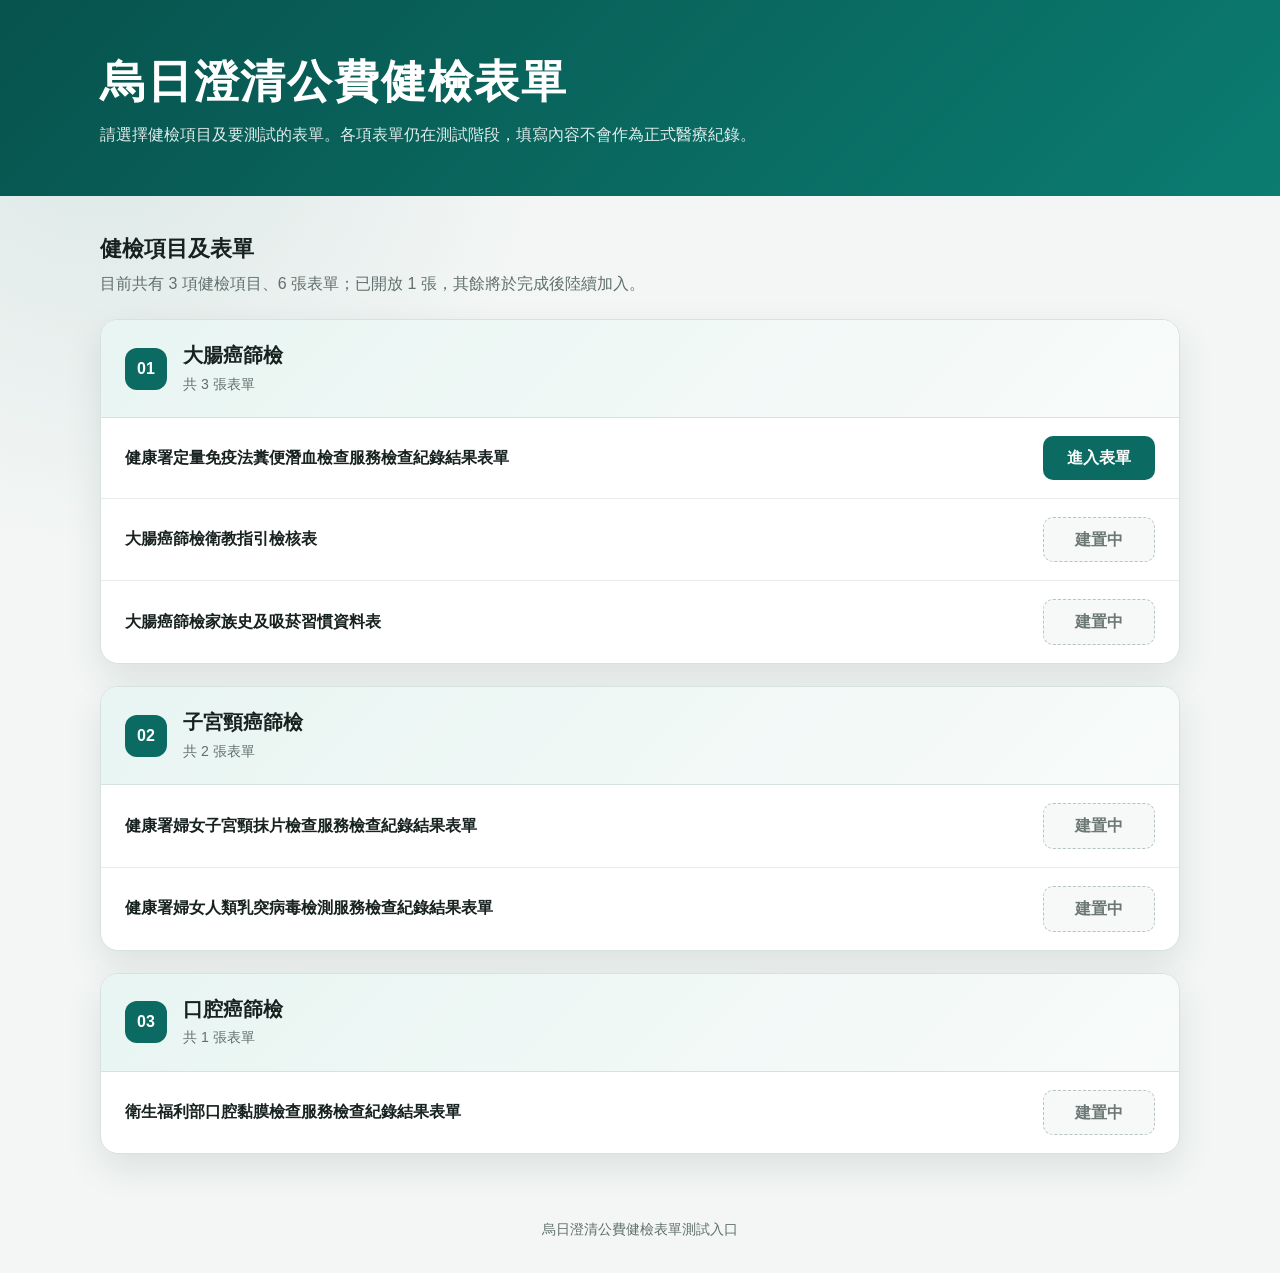
<file: index.html>
<!doctype html>
<html lang="zh-Hant">
<head>
  <meta charset="utf-8">
  <meta name="viewport" content="width=device-width, initial-scale=1">
  <meta name="description" content="烏日澄清公費健檢表單測試入口，提供夥伴進入各項健檢表單進行測試。">
  <title>烏日澄清公費健檢表單｜測試入口</title>
  <link rel="stylesheet" href="./assets/css/base.css">
  <link rel="stylesheet" href="./assets/css/portal.css">
</head>
<body>
  <header class="page-header">
    <div class="header-inner">
      <h1>烏日澄清公費健檢表單</h1>
      <p class="header-description">請選擇健檢項目及要測試的表單。各項表單仍在測試階段，填寫內容不會作為正式醫療紀錄。</p>
    </div>
  </header>

  <main>
    <section aria-labelledby="form-list-title">
      <div class="section-heading">
        <h2 id="form-list-title">健檢項目及表單</h2>
        <p>目前共有 3 項健檢項目、6 張表單；已開放 1 張，其餘將於完成後陸續加入。</p>
      </div>

      <div class="screening-list">
        <article class="screening-card">
          <header class="screening-card__header">
            <span class="screening-card__number" aria-hidden="true">01</span>
            <div>
              <h3>大腸癌篩檢</h3>
              <p class="screening-card__count">共 3 張表單</p>
            </div>
          </header>
          <ul class="form-list">
            <li class="form-item">
              <p class="form-item__title">健康署定量免疫法糞便潛血檢查服務檢查紀錄結果表單</p>
              <a class="form-item__action" href="./iFOBT_1.html">進入表單</a>
            </li>
            <li class="form-item">
              <p class="form-item__title">大腸癌篩檢衛教指引檢核表</p>
              <span class="form-item__status">建置中</span>
            </li>
            <li class="form-item">
              <p class="form-item__title">大腸癌篩檢家族史及吸菸習慣資料表</p>
              <span class="form-item__status">建置中</span>
            </li>
          </ul>
        </article>

        <article class="screening-card">
          <header class="screening-card__header">
            <span class="screening-card__number" aria-hidden="true">02</span>
            <div>
              <h3>子宮頸癌篩檢</h3>
              <p class="screening-card__count">共 2 張表單</p>
            </div>
          </header>
          <ul class="form-list">
            <li class="form-item">
              <p class="form-item__title">健康署婦女子宮頸抹片檢查服務檢查紀錄結果表單</p>
              <span class="form-item__status">建置中</span>
            </li>
            <li class="form-item">
              <p class="form-item__title">健康署婦女人類乳突病毒檢測服務檢查紀錄結果表單</p>
              <span class="form-item__status">建置中</span>
            </li>
          </ul>
        </article>

        <article class="screening-card">
          <header class="screening-card__header">
            <span class="screening-card__number" aria-hidden="true">03</span>
            <div>
              <h3>口腔癌篩檢</h3>
              <p class="screening-card__count">共 1 張表單</p>
            </div>
          </header>
          <ul class="form-list">
            <li class="form-item">
              <p class="form-item__title">衛生福利部口腔黏膜檢查服務檢查紀錄結果表單</p>
              <span class="form-item__status">建置中</span>
            </li>
          </ul>
        </article>
      </div>
    </section>
  </main>

  <footer>烏日澄清公費健檢表單測試入口</footer>
</body>
</html>
</file>
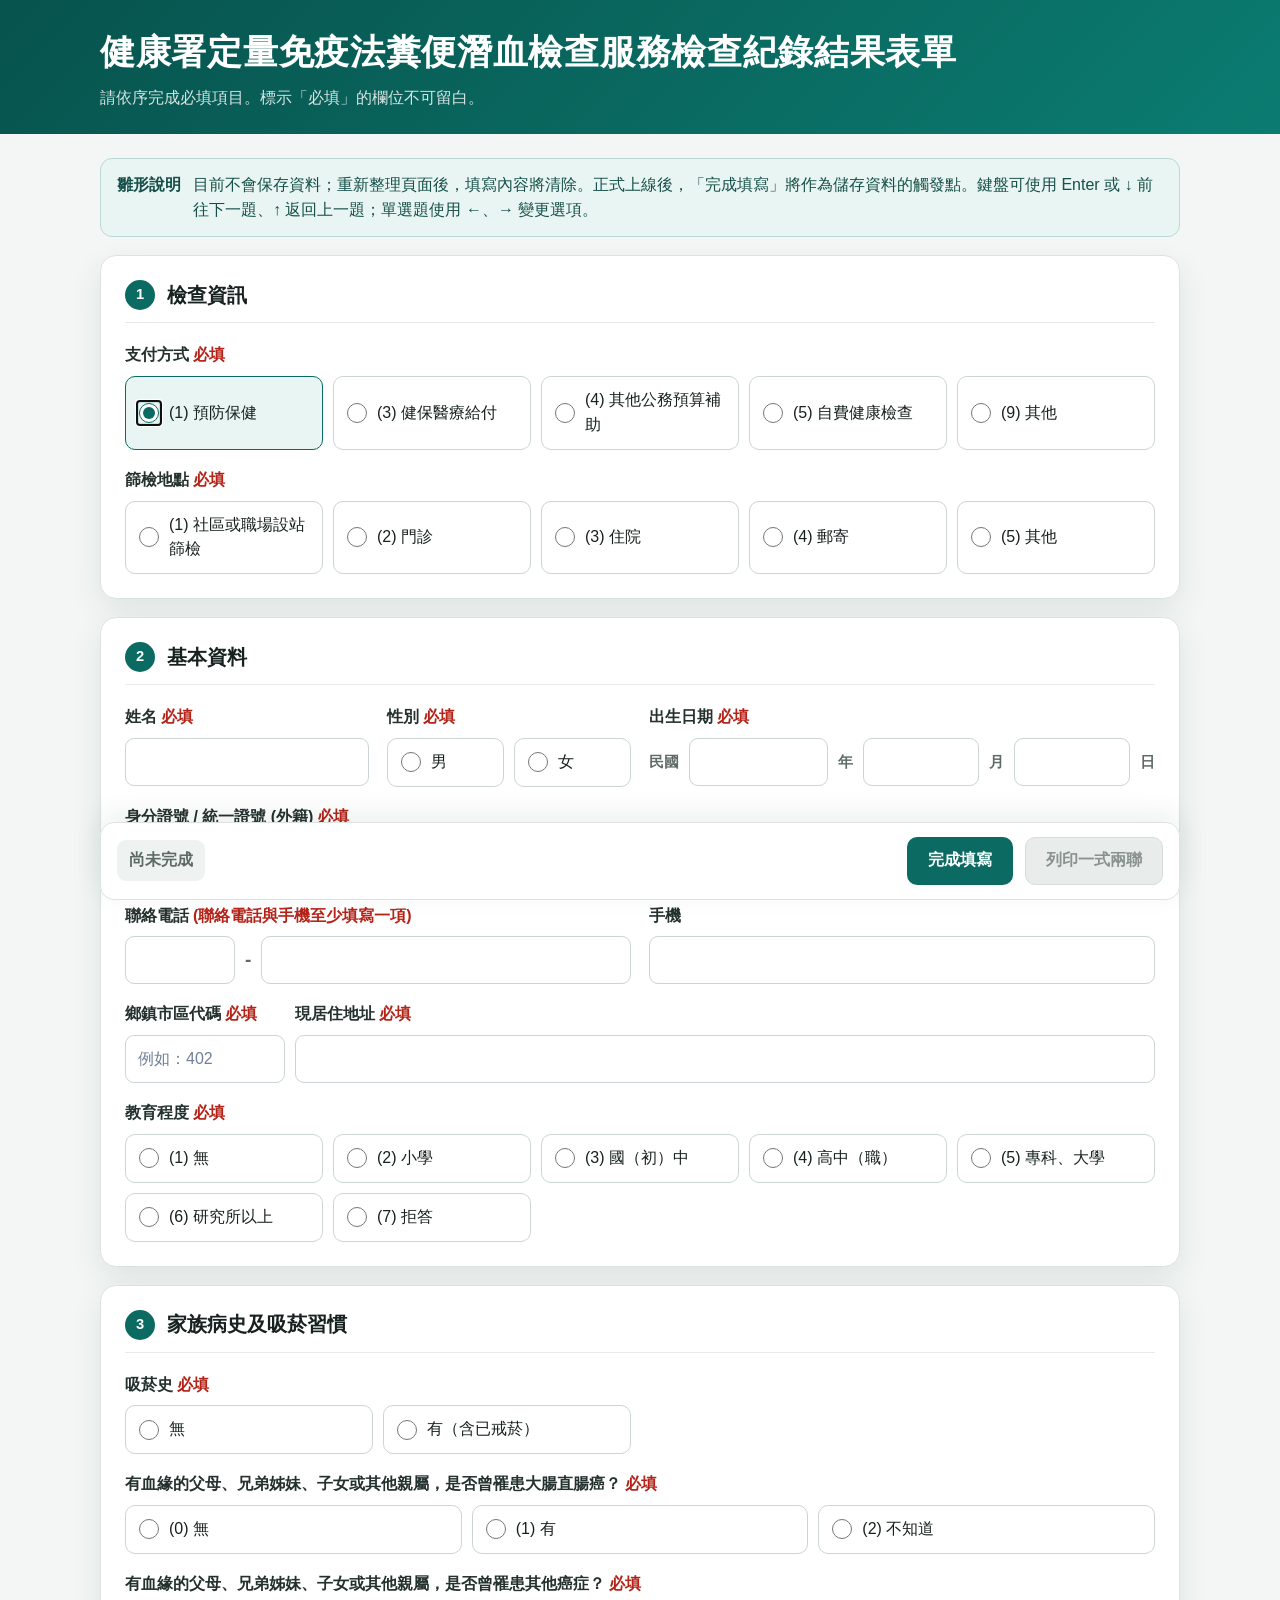
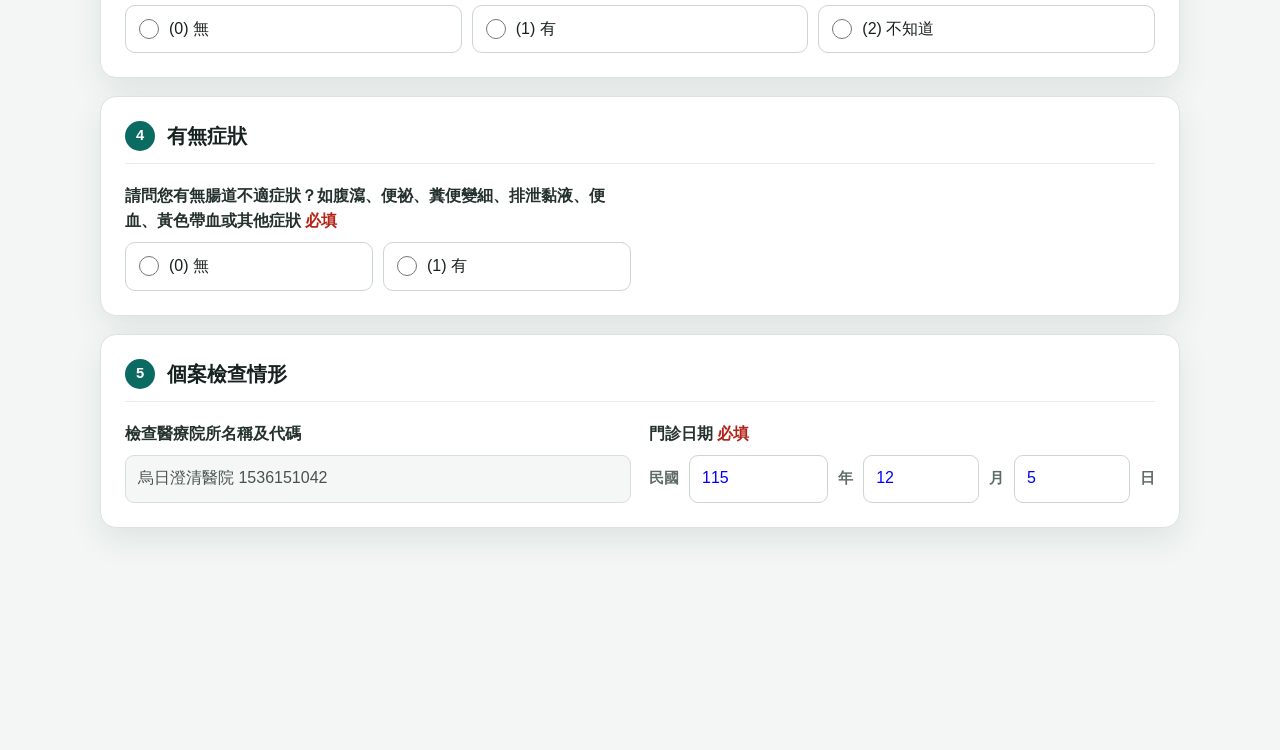
<file: iFOBT_1.html>
<!doctype html>
<html lang="zh-Hant">
<head>
  <meta charset="utf-8">
  <meta name="viewport" content="width=device-width, initial-scale=1">
  <title>定量免疫法糞便潛血檢查服務檢查紀錄結果表單</title>
  <link rel="stylesheet" href="./assets/css/base.css">
  <link rel="stylesheet" href="./assets/css/form.css">
  <link rel="stylesheet" href="./assets/css/print.css">
</head>
<body>
  <main class="screen-app">
    <header class="app-header">
      <div class="app-header__inner">
        <h1>健康署定量免疫法糞便潛血檢查服務檢查紀錄結果表單</h1>
        <p>請依序完成必填項目。標示「必填」的欄位不可留白。</p>
      </div>
    </header>

    <form id="ifobtForm" class="form-shell" data-form-type="ifobt" data-form-version="114.01" novalidate>
      <div class="notice" role="note">
        <strong>雛形說明</strong>
        <span>目前不會保存資料；重新整理頁面後，填寫內容將清除。正式上線後，「完成填寫」將作為儲存資料的觸發點。鍵盤可使用 Enter 或 ↓ 前往下一題、↑ 返回上一題；單選題使用 ←、→ 變更選項。</span>
      </div>

      <section class="form-section" aria-labelledby="section-method">
        <h2 id="section-method" class="section-heading"><span class="section-number">1</span>檢查資訊</h2>
        <div class="field-grid">
          <fieldset class="field" data-field="paymentMethod">
            <legend>支付方式<span class="required-mark">必填</span></legend>
            <div class="option-grid">
              <label class="option-card"><input type="radio" name="paymentMethod" value="1" checked><span>(1) 預防保健</span></label>
              <label class="option-card"><input type="radio" name="paymentMethod" value="3"><span>(3) 健保醫療給付</span></label>
              <label class="option-card"><input type="radio" name="paymentMethod" value="4"><span>(4) 其他公務預算補助</span></label>
              <label class="option-card"><input type="radio" name="paymentMethod" value="5"><span>(5) 自費健康檢查</span></label>
              <label class="option-card"><input type="radio" name="paymentMethod" value="9"><span>(9) 其他</span></label>
            </div>
            <p class="field-error" aria-live="polite"></p>
          </fieldset>

          <fieldset class="field" data-field="screeningLocation">
            <legend>篩檢地點<span class="required-mark">必填</span></legend>
            <div class="option-grid">
              <label class="option-card"><input type="radio" name="screeningLocation" value="1"><span>(1) 社區或職場設站篩檢</span></label>
              <label class="option-card"><input type="radio" name="screeningLocation" value="2"><span>(2) 門診</span></label>
              <label class="option-card"><input type="radio" name="screeningLocation" value="3"><span>(3) 住院</span></label>
              <label class="option-card"><input type="radio" name="screeningLocation" value="4"><span>(4) 郵寄</span></label>
              <label class="option-card"><input type="radio" name="screeningLocation" value="5"><span>(5) 其他</span></label>
            </div>
            <p class="field-error" aria-live="polite"></p>
          </fieldset>
        </div>
      </section>

      <section class="form-section" aria-labelledby="section-basic">
        <h2 id="section-basic" class="section-heading"><span class="section-number">2</span>基本資料</h2>
        <div class="field-grid">
          <div class="field basic-name" data-field="fullName">
            <label class="field-label" for="fullName">姓名<span class="required-mark">必填</span></label>
            <input id="fullName" name="fullName" type="text" autocomplete="name" maxlength="50">
            <p class="field-error" aria-live="polite"></p>
          </div>

          <fieldset class="field basic-gender" data-field="gender">
            <legend>性別<span class="required-mark">必填</span></legend>
            <div class="option-grid compact-options">
              <label class="option-card"><input type="radio" name="gender" value="M"><span>男</span></label>
              <label class="option-card"><input type="radio" name="gender" value="F"><span>女</span></label>
            </div>
            <p class="field-error" aria-live="polite"></p>
          </fieldset>

          <div class="field basic-birth" data-field="birthDate">
            <span class="field-label">出生日期<span class="required-mark">必填</span></span>
            <div class="date-row">
              <span class="date-unit">民國</span>
              <input id="birthYear" name="birthYear" type="text" inputmode="numeric" maxlength="3" autocomplete="bday-year" aria-label="出生日期民國年">
              <span class="date-unit">年</span>
              <input id="birthMonth" name="birthMonth" type="text" inputmode="numeric" maxlength="2" autocomplete="bday-month" aria-label="出生日期月份">
              <span class="date-unit">月</span>
              <input id="birthDay" name="birthDay" type="text" inputmode="numeric" maxlength="2" autocomplete="bday-day" aria-label="出生日期日期">
              <span class="date-unit">日</span>
            </div>
            <p class="field-error" aria-live="polite"></p>
          </div>

          <div class="field" data-field="identityNumber">
            <label class="field-label" for="identityNumber">身分證號 / 統一證號 (外籍)<span class="required-mark">必填</span></label>
            <div class="id-entry">
              <input id="identityNumber" class="id-native-input" name="identityNumber" type="text" maxlength="10" inputmode="text" autocapitalize="characters" autocomplete="off" aria-describedby="identityNumberError">
              <div id="identityBoxes" class="id-boxes" aria-hidden="true"></div>
            </div>
            <p id="identityNumberError" class="field-error" aria-live="polite"></p>
          </div>

          <div class="field half" data-field="phoneContact">
            <span class="field-label">聯絡電話<span class="required-mark">(聯絡電話與手機至少填寫一項)</span></span>
            <div class="phone-row">
              <input id="phoneArea" name="phoneArea" type="tel" inputmode="numeric" maxlength="3" autocomplete="tel-area-code" aria-label="區域碼">
              <span class="phone-separator" aria-hidden="true">-</span>
              <input id="phoneNumber" name="phoneNumber" type="tel" inputmode="numeric" maxlength="8" autocomplete="tel-local" aria-label="電話號碼">
            </div>
            <p class="field-error" aria-live="polite"></p>
          </div>

          <div class="field half" data-field="mobilePhone">
            <label class="field-label" for="mobilePhone">手機</label>
            <input id="mobilePhone" name="mobilePhone" type="tel" inputmode="numeric" maxlength="10" autocomplete="tel">
            <p class="field-error" aria-live="polite"></p>
          </div>

          <div class="address-row">
            <div class="field district-code" data-field="districtCode">
              <label class="field-label" for="districtCode">鄉鎮市區代碼<span class="required-mark">必填</span></label>
              <input id="districtCode" name="districtCode" type="text" inputmode="numeric" maxlength="6" placeholder="例如：402" autocomplete="postal-code">
              <p class="field-error" aria-live="polite"></p>
            </div>

            <div class="field address-field" data-field="address">
              <label class="field-label" for="address">現居住地址<span class="required-mark">必填</span></label>
              <input id="address" name="address" type="text" maxlength="180" autocomplete="street-address">
              <p class="field-error" aria-live="polite"></p>
            </div>
          </div>

          <fieldset class="field" data-field="education">
            <legend>教育程度<span class="required-mark">必填</span></legend>
            <div class="option-grid">
              <label class="option-card"><input type="radio" name="education" value="1"><span>(1) 無</span></label>
              <label class="option-card"><input type="radio" name="education" value="2"><span>(2) 小學</span></label>
              <label class="option-card"><input type="radio" name="education" value="3"><span>(3) 國（初）中</span></label>
              <label class="option-card"><input type="radio" name="education" value="4"><span>(4) 高中（職）</span></label>
              <label class="option-card"><input type="radio" name="education" value="5"><span>(5) 專科、大學</span></label>
              <label class="option-card"><input type="radio" name="education" value="6"><span>(6) 研究所以上</span></label>
              <label class="option-card"><input type="radio" name="education" value="7"><span>(7) 拒答</span></label>
            </div>
            <p class="field-error" aria-live="polite"></p>
          </fieldset>
        </div>
      </section>

      <section class="form-section" aria-labelledby="section-history">
        <h2 id="section-history" class="section-heading"><span class="section-number">3</span>家族病史及吸菸習慣</h2>
        <div class="field-grid">
          <fieldset class="field half" data-field="smokingHistory">
            <legend>吸菸史<span class="required-mark">必填</span></legend>
            <div class="option-grid">
              <label class="option-card"><input type="radio" name="smokingHistory" value="0"><span>無</span></label>
              <label class="option-card"><input type="radio" name="smokingHistory" value="1"><span>有（含已戒菸）</span></label>
            </div>
            <p class="field-error" aria-live="polite"></p>
          </fieldset>

          <div id="smokingAgeField" class="field half conditional-field" data-field="smokingStartAge" hidden>
            <label class="field-label" for="smokingStartAge">開始吸菸年齡<span class="required-mark">必填</span></label>
            <input id="smokingStartAge" name="smokingStartAge" type="text" inputmode="numeric" maxlength="3">
            <p class="field-error" aria-live="polite"></p>
          </div>

          <fieldset class="field" data-field="colorectalFamilyHistory">
            <legend>有血緣的父母、兄弟姊妹、子女或其他親屬，是否曾罹患大腸直腸癌？<span class="required-mark">必填</span></legend>
            <div class="option-grid">
              <label class="option-card"><input type="radio" name="colorectalFamilyHistory" value="0"><span>(0) 無</span></label>
              <label class="option-card"><input type="radio" name="colorectalFamilyHistory" value="1"><span>(1) 有</span></label>
              <label class="option-card"><input type="radio" name="colorectalFamilyHistory" value="2"><span>(2) 不知道</span></label>
            </div>
            <p class="field-error" aria-live="polite"></p>
          </fieldset>

          <fieldset class="field" data-field="otherCancerFamilyHistory">
            <legend>有血緣的父母、兄弟姊妹、子女或其他親屬，是否曾罹患其他癌症？<span class="required-mark">必填</span></legend>
            <div class="option-grid">
              <label class="option-card"><input type="radio" name="otherCancerFamilyHistory" value="0"><span>(0) 無</span></label>
              <label class="option-card"><input type="radio" name="otherCancerFamilyHistory" value="1"><span>(1) 有</span></label>
              <label class="option-card"><input type="radio" name="otherCancerFamilyHistory" value="2"><span>(2) 不知道</span></label>
            </div>
            <p class="field-error" aria-live="polite"></p>
          </fieldset>
        </div>
      </section>

      <section class="form-section" aria-labelledby="section-symptoms">
        <h2 id="section-symptoms" class="section-heading"><span class="section-number">4</span>有無症狀</h2>
        <div class="field-grid">
          <fieldset class="field half" data-field="hasSymptoms">
            <legend>請問您有無腸道不適症狀？如腹瀉、便祕、糞便變細、排泄黏液、便血、黃色帶血或其他症狀<span class="required-mark">必填</span></legend>
            <div class="option-grid">
              <label class="option-card"><input type="radio" name="hasSymptoms" value="0"><span>(0) 無</span></label>
              <label class="option-card"><input type="radio" name="hasSymptoms" value="1"><span>(1) 有</span></label>
            </div>
            <p class="field-error" aria-live="polite"></p>
          </fieldset>
        </div>
      </section>

      <section class="form-section" aria-labelledby="section-case">
        <h2 id="section-case" class="section-heading"><span class="section-number">5</span>個案檢查情形</h2>
        <div class="field-grid">
          <div class="field half">
            <span class="field-label">檢查醫療院所名稱及代碼</span>
            <div id="institutionDisplay" class="readonly-value" aria-readonly="true"></div>
          </div>

          <div class="field half" data-field="visitDate">
            <span class="field-label">門診日期<span class="required-mark">必填</span></span>
            <div class="date-row">
              <span class="date-unit">民國</span>
              <input id="visitYear" name="visitYear" type="text" inputmode="numeric" maxlength="3" aria-label="門診日期民國年">
              <span class="date-unit">年</span>
              <input id="visitMonth" name="visitMonth" type="text" inputmode="numeric" maxlength="2" aria-label="門診日期月份">
              <span class="date-unit">月</span>
              <input id="visitDay" name="visitDay" type="text" inputmode="numeric" maxlength="2" aria-label="門診日期日期">
              <span class="date-unit">日</span>
            </div>
            <p class="field-error" aria-live="polite"></p>
          </div>
        </div>
      </section>

      <div class="action-bar">
        <div class="status-group">
          <div id="completionStatus" class="completion-status" role="status">尚未完成</div>
          <div id="validationMessage" class="validation-message" role="alert" aria-live="assertive"></div>
        </div>
        <button id="completeButton" class="btn btn-primary" type="button">完成填寫</button>
        <button id="printButton" class="btn btn-secondary desktop-print" type="button" disabled>列印一式兩聯</button>
      </div>
    </form>
  </main>

  <div id="printRoot" class="print-root" aria-hidden="true"></div>

  <script src="./assets/js/core/app-config.js" defer></script>
  <script src="./assets/js/core/http-client.js" defer></script>
  <script src="./assets/js/core/form-runtime.js" defer></script>
  <script src="./assets/js/adapters/offline-form-adapter.js" defer></script>
  <script src="./assets/js/services/form-service.js" defer></script>
  <script src="./assets/js/forms/ifobt.js" defer></script>
</body>
</html>
</file>
<file: assets/css/base.css>
:root {
  color-scheme: light;
  --primary: #0b6b63;
  --primary-dark: #07534d;
  --primary-soft: #e8f5f2;
  --border: #cbd5d1;
  --text: #17211f;
  --muted: #5e6a67;
  --surface: #ffffff;
  --page: #f3f6f5;
  --danger: #b42318;
  --danger-soft: #fff1f0;
  --success: #176b43;
  --success-soft: #eaf7ef;
  --input-text: #0000ff;
  --shadow: 0 12px 32px rgba(20, 52, 47, 0.09);
  font-family: "Microsoft JhengHei", "Noto Sans TC", sans-serif;
}

* {
  box-sizing: border-box;
}

html {
  scroll-behavior: smooth;
}

body {
  margin: 0;
  color: var(--text);
}

button,
input,
textarea {
  font: inherit;
}

button,
label,
input,
textarea {
  -webkit-tap-highlight-color: transparent;
}
</file>
<file: assets/css/portal.css>
:root {
  --muted: #60706c;
  --border: #d7e1de;
  --shadow: 0 14px 36px rgba(20, 52, 47, 0.1);
}

body {
  min-height: 100vh;
  background:
    radial-gradient(circle at 8% 8%, rgba(11, 107, 99, 0.1), transparent 28rem),
    var(--page);
  line-height: 1.6;
}

.page-header {
  padding: 52px 20px 48px;
  color: #ffffff;
  background: linear-gradient(135deg, var(--primary-dark), #0b7c71);
}

.header-inner,
main {
  width: min(1080px, calc(100% - 32px));
  margin: 0 auto;
}

h1 {
  margin: 0;
  font-size: clamp(1.8rem, 5vw, 2.8rem);
  line-height: 1.3;
  letter-spacing: 0.04em;
}

.header-description {
  max-width: 680px;
  margin: 12px 0 0;
  color: rgba(255, 255, 255, 0.88);
  font-size: 1rem;
}

main {
  padding: 36px 0 64px;
}

.section-heading {
  margin-bottom: 22px;
}

.section-heading h2 {
  margin: 0;
  font-size: 1.35rem;
}

.section-heading p {
  margin: 5px 0 0;
  color: var(--muted);
}

.screening-list {
  display: grid;
  gap: 22px;
}

.screening-card {
  border: 1px solid var(--border);
  border-radius: 18px;
  overflow: hidden;
  background: var(--surface);
  box-shadow: var(--shadow);
}

.screening-card__header {
  display: flex;
  gap: 16px;
  align-items: center;
  padding: 22px 24px;
  border-bottom: 1px solid var(--border);
  background: linear-gradient(135deg, var(--primary-soft), #f8fbfa);
}

.screening-card__number {
  display: grid;
  flex: 0 0 42px;
  width: 42px;
  height: 42px;
  place-items: center;
  border-radius: 12px;
  color: #ffffff;
  background: var(--primary);
  font-weight: 700;
}

.screening-card h3 {
  margin: 0;
  font-size: 1.24rem;
  line-height: 1.4;
}

.screening-card__count {
  margin: 3px 0 0;
  color: var(--muted);
  font-size: 0.88rem;
}

.form-list {
  margin: 0;
  padding: 0;
  list-style: none;
}

.form-item {
  display: grid;
  grid-template-columns: minmax(0, 1fr) auto;
  gap: 20px;
  align-items: center;
  padding: 18px 24px;
}

.form-item + .form-item {
  border-top: 1px solid #e7ecea;
}

.form-item__title {
  margin: 0;
  font-weight: 700;
  line-height: 1.55;
}

.form-item__action {
  display: inline-flex;
  min-width: 112px;
  min-height: 42px;
  align-items: center;
  justify-content: center;
  padding: 9px 16px;
  border-radius: 10px;
  color: #ffffff;
  background: var(--primary);
  font-weight: 700;
  white-space: nowrap;
  text-decoration: none;
  transition: background 0.18s ease, transform 0.18s ease;
}

.form-item__action:hover {
  background: var(--primary-dark);
  transform: translateY(-1px);
}

.form-item__action:focus-visible {
  outline: 3px solid rgba(11, 107, 99, 0.28);
  outline-offset: 3px;
}

.form-item__status {
  display: inline-flex;
  min-width: 112px;
  min-height: 42px;
  align-items: center;
  justify-content: center;
  padding: 9px 16px;
  border: 1px dashed #b7c4c0;
  border-radius: 10px;
  color: #6b7774;
  background: #f7f9f8;
  font-weight: 700;
  white-space: nowrap;
}

footer {
  padding: 0 20px 32px;
  color: var(--muted);
  text-align: center;
  font-size: 0.88rem;
}

@media (max-width: 760px) {
  .page-header {
    padding: 38px 20px 36px;
  }

  main {
    padding-top: 28px;
  }

  .screening-card__header {
    padding: 18px;
  }

  .form-item {
    grid-template-columns: 1fr;
    gap: 12px;
    padding: 18px;
  }

  .form-item__action,
  .form-item__status {
    width: 100%;
  }
}

@media (prefers-reduced-motion: reduce) {
  .form-item__action {
    transition: none;
  }
}
</file>
<file: assets/css/form.css>
body {
  background: var(--page);
  line-height: 1.55;
}

.screen-app {
  min-height: 100vh;
}

.app-header {
  padding: 28px 20px 24px;
  color: #fff;
  background: linear-gradient(135deg, #07534d, #0b7c71);
}

.app-header__inner,
.form-shell {
  width: min(1080px, calc(100% - 32px));
  margin: 0 auto;
}

.app-header h1 {
  max-width: 920px;
  margin: 0;
  font-size: clamp(1.45rem, 3vw, 2.2rem);
  line-height: 1.35;
  letter-spacing: 0.02em;
}

.app-header p {
  margin: 10px 0 0;
  color: rgba(255, 255, 255, 0.84);
  font-size: 0.98rem;
}

.form-shell {
  padding: 24px 0 120px;
}

.notice {
  display: flex;
  gap: 12px;
  align-items: flex-start;
  margin-bottom: 18px;
  padding: 14px 16px;
  border: 1px solid #b8d9d3;
  border-radius: 12px;
  background: var(--primary-soft);
  color: #164f49;
}

.notice strong {
  white-space: nowrap;
}

.form-section {
  margin-bottom: 18px;
  padding: 24px;
  border: 1px solid #dbe3e0;
  border-radius: 16px;
  background: var(--surface);
  box-shadow: var(--shadow);
}

.section-heading {
  display: flex;
  gap: 12px;
  align-items: center;
  margin: 0 0 20px;
  padding-bottom: 12px;
  border-bottom: 1px solid #e7ecea;
  font-size: 1.22rem;
  line-height: 1.35;
}

.section-number {
  display: inline-grid;
  flex: 0 0 30px;
  width: 30px;
  height: 30px;
  place-items: center;
  border-radius: 50%;
  color: #fff;
  background: var(--primary);
  font-size: 0.92rem;
}

.field-grid {
  display: grid;
  grid-template-columns: repeat(12, minmax(0, 1fr));
  gap: 18px;
}

.field {
  grid-column: span 12;
  min-width: 0;
}

.field.half {
  grid-column: span 6;
}

.field.third {
  grid-column: span 4;
}

.field.wide {
  grid-column: span 8;
}

.field.basic-name,
.field.basic-gender {
  grid-column: span 3;
}

.field.basic-birth {
  grid-column: span 6;
}

.field.district-code {
  grid-column: span 3;
}

.field.address-field {
  grid-column: span 9;
}

.address-row {
  display: grid;
  grid-column: span 12;
  grid-template-columns: 160px minmax(0, 1fr);
  gap: 10px;
  align-items: start;
}

.address-row > .field {
  grid-column: auto;
}

.field-label,
fieldset legend {
  display: block;
  margin-bottom: 8px;
  padding: 0;
  font-weight: 700;
  color: #24312e;
}

.required-mark {
  margin-left: 4px;
  color: var(--danger);
}

fieldset {
  min-width: 0;
  margin: 0;
  padding: 0;
  border: 0;
}

input[type="text"],
input[type="tel"],
input[type="number"],
textarea,
.readonly-value {
  width: 100%;
  min-height: 48px;
  padding: 10px 12px;
  border: 1px solid var(--border);
  border-radius: 9px;
  color: var(--input-text);
  background: #fff;
  outline: none;
  transition: border-color 0.15s ease, box-shadow 0.15s ease;
}

textarea {
  min-height: 96px;
  resize: vertical;
}

input::placeholder,
textarea::placeholder {
  color: #718096;
  opacity: 1;
}

input:focus,
textarea:focus {
  border-color: var(--primary);
  box-shadow: 0 0 0 3px rgba(11, 107, 99, 0.14);
}

.readonly-value {
  display: flex;
  align-items: center;
  border-color: #d9dfdd;
  color: #47534f;
  background: #f5f7f6;
}

.option-grid {
  display: grid;
  grid-template-columns: repeat(auto-fit, minmax(190px, 1fr));
  gap: 10px;
}

.option-grid.compact-options {
  grid-template-columns: repeat(2, minmax(0, 1fr));
}

.option-card {
  position: relative;
  display: flex;
  min-height: 48px;
  gap: 10px;
  align-items: center;
  padding: 11px 13px;
  border: 1px solid var(--border);
  border-radius: 10px;
  background: #fff;
  cursor: pointer;
  transition: border-color 0.15s ease, background 0.15s ease;
}

.option-card:hover {
  border-color: #79afa8;
  background: #fbfefd;
}

.option-card:has(input:checked) {
  border-color: var(--primary);
  background: var(--primary-soft);
}

.option-card input {
  width: 20px;
  height: 20px;
  flex: 0 0 20px;
  margin: 0;
  accent-color: var(--primary);
}

.date-row,
.phone-row {
  display: grid;
  gap: 10px;
  align-items: center;
}

.date-row {
  grid-template-columns: auto minmax(56px, 1.2fr) auto minmax(48px, 1fr) auto minmax(48px, 1fr) auto;
}

.date-row input {
  min-width: 0;
  width: 100%;
}

.date-unit {
  color: var(--muted);
  font-size: 0.92rem;
  font-weight: 600;
  white-space: nowrap;
}

.phone-row {
  grid-template-columns: minmax(72px, 110px) auto minmax(140px, 1fr);
}

.phone-separator {
  color: var(--muted);
  font-size: 1.2rem;
  font-weight: 700;
  line-height: 48px;
}

.inline-subfield {
  display: flex;
  min-width: 0;
  gap: 8px;
  align-items: center;
}

.inline-subfield input {
  min-width: 0;
  flex: 1 1 auto;
}

.subfield-label {
  flex: 0 0 auto;
  color: var(--muted);
  font-size: 0.92rem;
  font-weight: 600;
  white-space: nowrap;
}

.helper-text {
  margin: 7px 0 0;
  color: var(--muted);
  font-size: 0.86rem;
}

.district-code input {
  max-width: 160px;
}

.id-entry {
  position: relative;
  width: 100%;
  min-width: 0;
  max-width: 620px;
}

.id-boxes {
  display: grid;
  width: 100%;
  min-width: 0;
  grid-template-columns: repeat(10, minmax(0, 1fr));
  gap: 5px;
  pointer-events: none;
}

.id-box {
  display: grid;
  width: 100%;
  min-width: 0;
  height: 48px;
  place-items: center;
  border: 1px solid #95a29e;
  border-radius: 6px;
  color: var(--input-text);
  background: #fff;
  font-family: inherit;
  font-size: 1rem;
  font-weight: 400;
}

.id-native-input {
  position: absolute;
  inset: 0;
  z-index: 1;
  width: 100%;
  height: 100%;
  border: 0;
  opacity: 0.02;
  cursor: text;
}

.id-entry:focus-within .id-boxes {
  border-radius: 8px;
  box-shadow: 0 0 0 3px rgba(11, 107, 99, 0.14);
}

.id-entry:focus-within .id-box {
  border-color: var(--primary);
}

.conditional-field[hidden] {
  display: none;
}

.field-error {
  display: none;
}

.field.has-error input,
.field.has-error textarea,
.field.has-error .option-grid,
.field.has-error .id-boxes {
  border-color: var(--danger);
}

.field.has-error .option-grid {
  padding: 5px;
  border: 1px solid var(--danger);
  border-radius: 12px;
  background: var(--danger-soft);
}

.field.has-error .id-box {
  border-color: var(--danger);
}

.action-bar {
  position: sticky;
  bottom: 0;
  z-index: 20;
  display: flex;
  gap: 12px;
  align-items: center;
  justify-content: flex-end;
  margin-top: 24px;
  padding: 14px 16px;
  border: 1px solid #dbe3e0;
  border-radius: 14px;
  background: rgba(255, 255, 255, 0.96);
  box-shadow: 0 -8px 28px rgba(20, 52, 47, 0.08);
  backdrop-filter: blur(8px);
}

.status-group {
  display: flex;
  min-width: 0;
  gap: 10px;
  align-items: center;
  margin-right: auto;
}

.completion-status {
  flex: 0 0 auto;
  padding: 8px 12px;
  border-radius: 9px;
  color: var(--muted);
  background: #eef2f1;
  font-weight: 700;
}

.validation-message {
  display: none;
  min-width: 0;
  padding: 8px 12px;
  border-radius: 9px;
  color: #fff;
  background: var(--danger);
  font-size: 1.02rem;
  font-weight: 700;
  line-height: 1.35;
}

.validation-message.is-visible {
  display: block;
}

.completion-status.is-complete {
  color: var(--success);
  background: var(--success-soft);
}

.btn {
  min-height: 48px;
  padding: 10px 20px;
  border: 1px solid transparent;
  border-radius: 10px;
  font-weight: 700;
  cursor: pointer;
}

.btn-primary {
  color: #fff;
  background: var(--primary);
}

.btn-primary:hover {
  background: var(--primary-dark);
}

.btn-secondary {
  border-color: var(--primary);
  color: var(--primary-dark);
  background: #fff;
}

.btn:disabled {
  border-color: #d5dcda;
  color: #89928f;
  background: #e8eceb;
  cursor: not-allowed;
}

.print-root {
  display: none;
}

@media (max-width: 760px) {
  .app-header {
    padding: 22px 16px 20px;
  }

  .app-header__inner,
  .form-shell {
    width: min(100% - 24px, 1080px);
  }

  .form-shell {
    padding-top: 14px;
  }

  .form-section {
    padding: 18px 15px;
    border-radius: 13px;
  }

  .field.half,
  .field.third,
  .field.wide,
  .field.basic-name,
  .field.basic-gender,
  .field.basic-birth,
  .field.district-code,
  .field.address-field {
    grid-column: span 12;
  }

  .address-row {
    grid-template-columns: 1fr;
  }

  .option-grid {
    grid-template-columns: 1fr;
  }

  .id-boxes {
    gap: 2px;
  }

  .date-row,
  .phone-row {
    gap: 6px;
  }

  .inline-subfield {
    gap: 4px;
  }

  .subfield-label {
    font-size: 0.82rem;
  }

  .date-unit {
    font-size: 0.82rem;
  }

  .date-row input,
  .phone-row input {
    padding-right: 7px;
    padding-left: 7px;
  }

  .id-box {
    min-width: 0;
    border-radius: 4px;
  }

  .notice {
    display: block;
  }

  .notice strong {
    display: block;
    margin-bottom: 4px;
  }

  .action-bar {
    flex-wrap: wrap;
  }

  .completion-status {
    width: auto;
  }

  .status-group {
    width: 100%;
    flex-wrap: wrap;
  }

  .btn {
    width: 100%;
  }
}

@media (max-width: 1024px), (hover: none) and (pointer: coarse) {
  .desktop-print {
    display: none !important;
  }
}
</file>
<file: assets/css/print.css>
@page {
  size: A4 portrait;
  margin: 0;
}

@media print {
  html,
  body {
    width: 210mm;
    margin: 0;
    padding: 0;
    background: #fff;
  }

  .screen-app {
    display: none !important;
  }

  .print-root {
    display: block;
  }

  .print-page {
    position: relative;
    width: 210mm;
    height: 297mm;
    padding: 12mm 16mm 10mm 15mm;
    overflow: hidden;
    page-break-after: always;
    color: #000;
    background: #fff;
    font-family: "DFKai-SB", "標楷體", "KaiTi", serif;
    font-size: 9.5pt;
    line-height: 1.28;
  }

  .print-page:last-child {
    page-break-after: auto;
  }

  .print-meta {
    display: grid;
    grid-template-columns: 25mm 1fr;
    gap: 4mm;
    align-items: end;
    margin-bottom: 2mm;
    font-size: 9pt;
  }

  .print-funding {
    text-align: center;
  }

  .print-title {
    margin: 1mm 8mm 1.5mm 0;
    text-align: center;
    font-size: 16pt;
    line-height: 1.15;
    letter-spacing: 0.6pt;
  }

  .copy-label {
    position: absolute;
    top: 24mm;
    right: 5mm;
    writing-mode: vertical-rl;
    text-orientation: upright;
    font-size: 11pt;
    letter-spacing: 0.8pt;
  }

  .print-line {
    margin: 0.8mm 0;
  }

  .print-section-title {
    display: inline-block;
    margin: 1.2mm 0 0.7mm;
    padding: 0 0.6mm;
    border: 0.4mm solid #000;
    font-size: 11.5pt;
    font-weight: 700;
    line-height: 1.05;
  }

  .print-grid {
    display: grid;
    grid-template-columns: repeat(12, minmax(0, 1fr));
    gap: 0.7mm 2mm;
  }

  .print-span-4 { grid-column: span 4; }
  .print-span-5 { grid-column: span 5; }
  .print-span-6 { grid-column: span 6; }
  .print-span-7 { grid-column: span 7; }
  .print-span-8 { grid-column: span 8; }
  .print-span-12 { grid-column: span 12; }

  .print-value {
    display: inline-block;
    min-width: 14mm;
    padding: 0 1mm;
    border-bottom: 0.25mm solid #000;
    text-align: center;
    font-family: "Microsoft JhengHei", sans-serif;
    font-weight: 600;
  }

  .print-value.long {
    min-width: 50mm;
    text-align: left;
  }

  .print-check {
    display: inline-grid;
    width: 3.8mm;
    height: 3.8mm;
    margin: 0 0.5mm 0 1mm;
    place-items: center;
    border: 0.3mm solid #000;
    vertical-align: -0.7mm;
    font-family: Arial, sans-serif;
    font-size: 9pt;
    font-weight: 700;
    line-height: 1;
  }

  .print-id-boxes {
    display: inline-flex;
    gap: 0.35mm;
    margin-left: 1mm;
    vertical-align: middle;
  }

  .print-id-box {
    display: inline-grid;
    width: 4.2mm;
    height: 4.4mm;
    place-items: center;
    border: 0.25mm solid #000;
    font-family: Arial, sans-serif;
    font-size: 8pt;
    font-weight: 700;
  }

  .print-address {
    min-height: 5mm;
    margin-top: 0.4mm;
    padding: 0.3mm 1mm;
    border-bottom: 0.25mm solid #000;
    font-family: "Microsoft JhengHei", sans-serif;
  }

  .print-consent {
    margin: 1mm 0 0;
    font-size: 8.8pt;
  }

  .print-result-row {
    margin: 0.7mm 0;
  }

  .print-footer {
    margin-top: 1.8mm;
    text-align: right;
    font-size: 8.8pt;
  }

    .blank-line {
      display: inline-block;
      min-width: 22mm;
      border-bottom: 0.25mm solid #000;
    }

    .blank-line.is-wide {
      min-width: 60mm;
    }

    .blank-line.is-extra-wide {
      min-width: 70mm;
    }
  }
</file>
